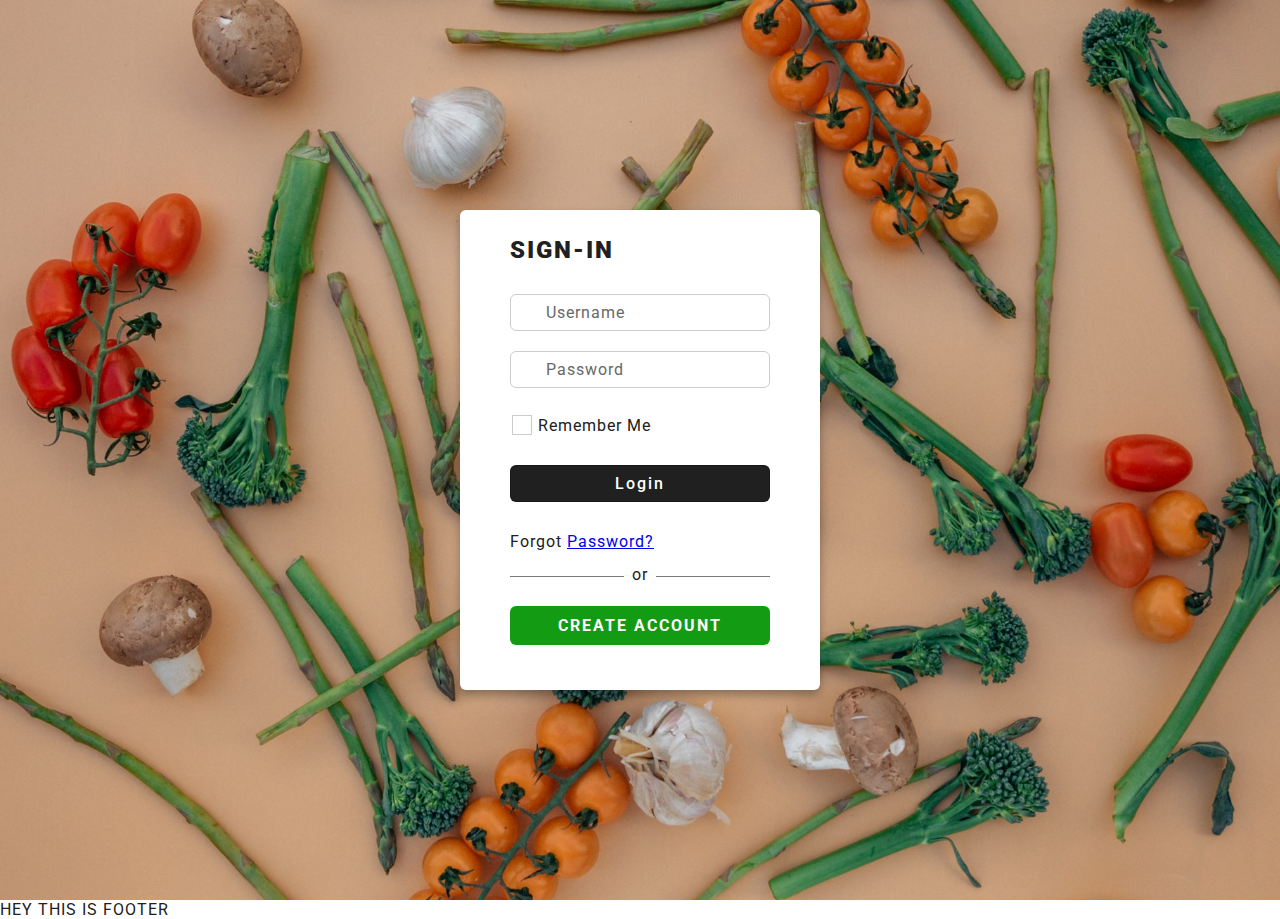
<file: index.html>
<!DOCTYPE html>
<html lang="en">
  <head>
    <title>Grocer Input | Login</title>
    <meta charset="UTF-8" />
    <meta name="author" content="Nick Navarro" />
    <meta
      name="description"
      content="Users input their favorite grocery items and get personalized results"
    />
    <meta
      name="keywords"
      content="Grocery store, grocery store near me, food, meals, groceries"
    />
    <meta name="viewport" content="width=device-width, initial-scale=1.0" />
    <link rel="stylesheet" href="./styles/mainstyles.css" />
    <link
      rel="stylesheet"
      href="https://use.fontawesome.com/releases/v5.15.1/css/all.css"
      integrity="sha384-vp86vTRFVJgpjF9jiIGPEEqYqlDwgyBgEF109VFjmqGmIY/Y4HV4d3Gp2irVfcrp"
      crossorigin="anonymous"
    />
    <script src="app.js" defer></script>
  </head>
  <body>
    <section id="main">
      <div class="input-box">
        <div class="form-box">
          <h2>Sign-in</h2>
          <form id="login" action="#" method="POST">
            <div class="inputBx">
              <input type="text" autofocus placeholder="Username" />
              <i class="fas fa-user"></i>
            </div>
            <div class="inputBx">
              <input type="text" placeholder="Password" />
              <i class="fas fa-lock"></i>
            </div>
            <p>
              <input type="checkbox" id="remember" name="remember" />
              <label for="remember">Remember Me</label>
            </p>
            <div class="inputBx">
              <input type="submit" value="Login" />
            </div>
          </form>
          <p>Forgot <a href="password.html">Password?</a></p>
          <div class="seperator">
            <span class="text-seperator">or</span>
          </div>
          <div class="inputBx">
            <a class="account-create" href="account.html"> CREATE ACCOUNT </a>
          </div>
        </div>
      </div>
    </section>
    <footer><div>HEY THIS IS FOOTER</div></footer>
  </body>
</html>
</file>
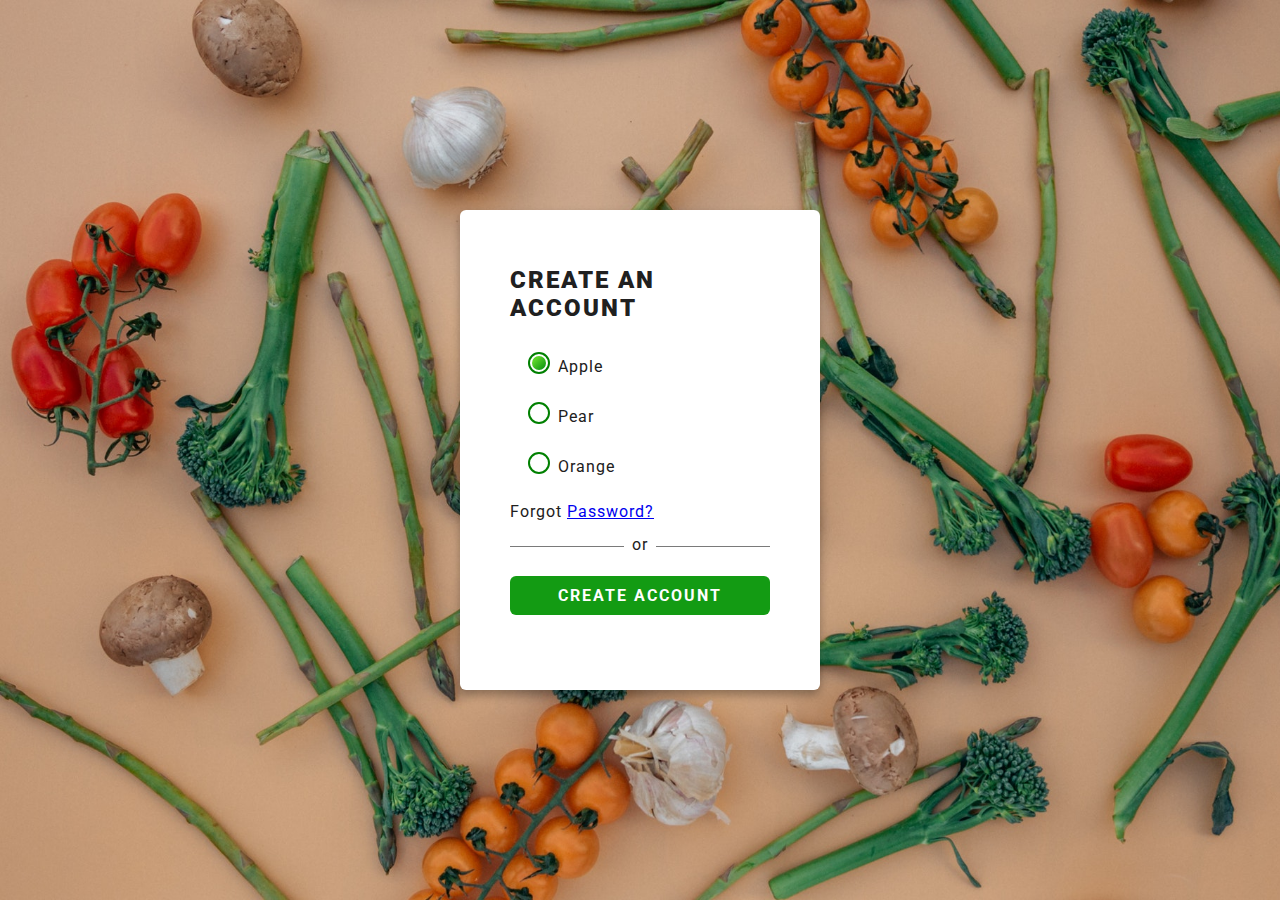
<file: account.html>
<!DOCTYPE html>
<html lang="en">
  <head>
    <title>Grocer Input | Login</title>
    <meta charset="UTF-8" />
    <meta name="author" content="Nick Navarro" />
    <meta
      name="description"
      content="Users input their favorite grocery items and get personalized results"
    />
    <meta
      name="keywords"
      content="Grocery store, grocery store near me, food, meals, groceries"
    />
    <meta name="viewport" content="width=device-width, initial-scale=1.0" />
    <link rel="stylesheet" href="./styles/mainstyles.css" />
    <link
      rel="stylesheet"
      href="https://use.fontawesome.com/releases/v5.15.1/css/all.css"
      integrity="sha384-vp86vTRFVJgpjF9jiIGPEEqYqlDwgyBgEF109VFjmqGmIY/Y4HV4d3Gp2irVfcrp"
      crossorigin="anonymous"
    />
    <script src="app.js" defer></script>
  </head>
  <body>
    <section id="main">
      <div class="input-box">
        <div class="form-box">
          <h2>CREATE AN ACCOUNT</h2>
          <form id="login" action="#" method="POST">
            <p>
              <input type="radio" id="apple" name="fruit" checked />
              <label for="apple">Apple</label>
            </p>
            <p>
              <input type="radio" id="pear" name="fruit" />
              <label for="pear">Pear</label>
            </p>
            <p>
              <input type="radio" id="orange" name="fruit" />
              <label for="orange">Orange</label>
            </p>
          </form>
          <p>Forgot <a href="password.html">Password?</a></p>
          <div class="seperator">
            <span class="text-seperator">or</span>
          </div>
          <div class="inputBx">
            <a class="account-create" href="account.html"> CREATE ACCOUNT </a>
          </div>
        </div>
      </div>
    </section>
  </body>
</html>
</file>
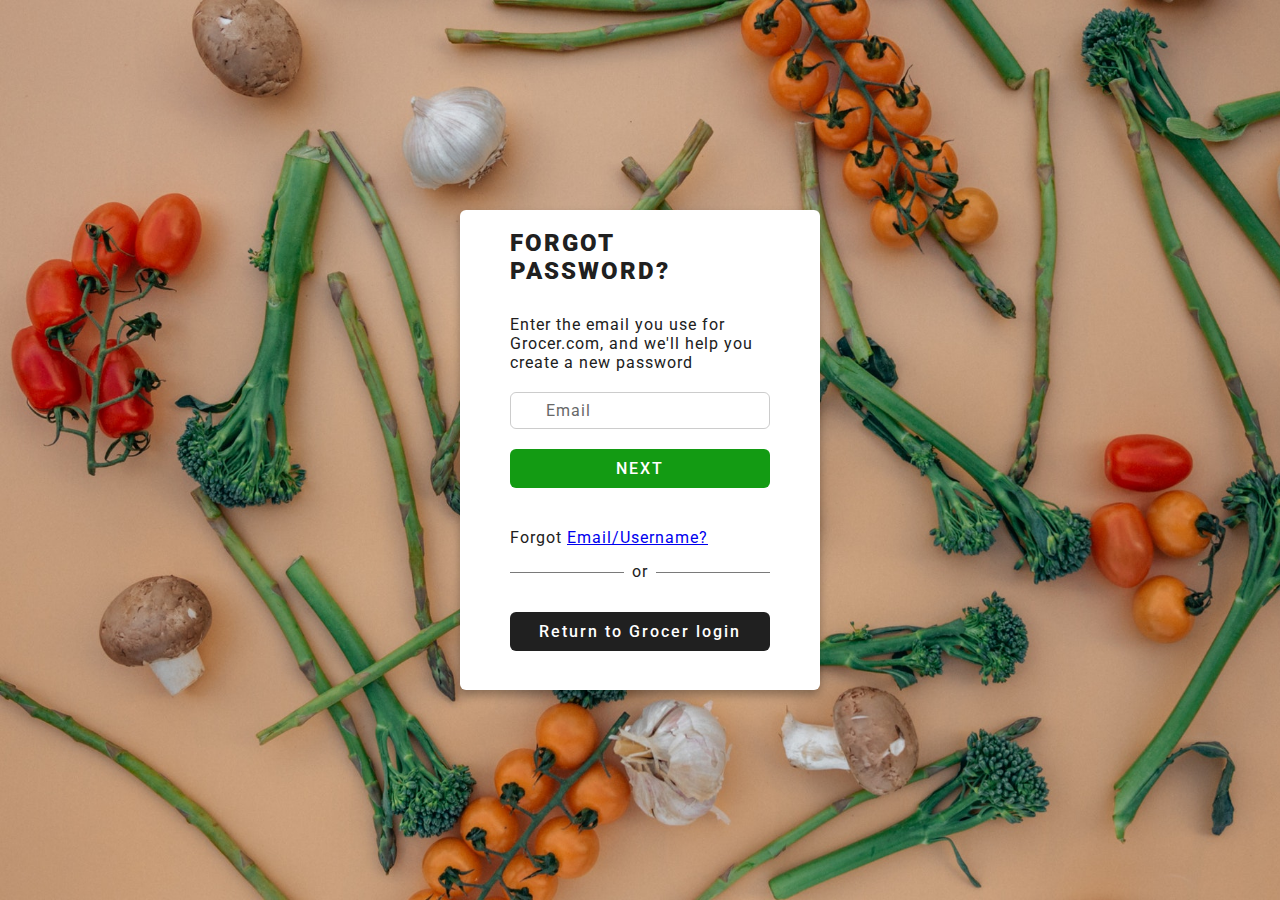
<file: password.html>
<!DOCTYPE html>
<html lang="en">
  <head>
    <title>Grocer Input | Login</title>
    <meta charset="UTF-8" />
    <meta name="author" content="Nick Navarro" />
    <meta
      name="description"
      content="Users input their favorite grocery items and get personalized results"
    />
    <meta
      name="keywords"
      content="Grocery store, grocery store near me, food, meals, groceries"
    />
    <meta name="viewport" content="width=device-width, initial-scale=1.0" />
    <link rel="stylesheet" href="./styles/mainstyles.css" />
    <link
      rel="stylesheet"
      href="https://use.fontawesome.com/releases/v5.15.1/css/all.css"
      integrity="sha384-vp86vTRFVJgpjF9jiIGPEEqYqlDwgyBgEF109VFjmqGmIY/Y4HV4d3Gp2irVfcrp"
      crossorigin="anonymous"
    />
    <script src="app.js" defer></script>
  </head>
  <body>
    <section id="main">
      <div class="input-box">
        <div class="form-box">
          <h2>Forgot Password?</h2>
          <p>
            Enter the email you use for Grocer.com, and we'll help you create a
            new password
          </p>
          <form id="login" action="#" method="POST">
            <div class="inputBx">
              <input type="text" autofocus placeholder="Email" />
              <i class="fas fa-envelope"></i>
            </div>
            <div class="inputBx">
              <a class="next" href="#">NEXT</a>
            </div>
          </form>
          <p class="forgot">Forgot <a href="#">Email/Username?</a></p>
          <div class="seperator">
            <span class="text-seperator">or</span>
          </div>
          <div class="inputBx">
            <a class="return" href="index.html">Return to Grocer login</a>
          </div>
        </div>
      </div>
    </section>
  </body>
</html>
</file>
<file: styles/mainstyles.css>
@import url("https://fonts.googleapis.com/css2?family=Roboto:wght@500;700;900&display=swap");
/* $ASS Variables */
/* Reset Styles */
* {
  margin: 0;
  padding: 0;
  -webkit-box-sizing: border-box;
          box-sizing: border-box;
  font-family: "Roboto", sans-serif;
  letter-spacing: 1px;
}

/* Global Styles */
body {
  color: #202020;
}

/* Section Styles */
#main {
  display: -webkit-box;
  display: -ms-flexbox;
  display: flex;
  -webkit-box-pack: center;
      -ms-flex-pack: center;
          justify-content: center;
  -webkit-box-align: center;
      -ms-flex-align: center;
          align-items: center;
  min-height: 100vh;
  background-image: url(/Images/veggies.jpg);
  background-size: cover;
}

/* Box Class Styles */
.input-box {
  position: relative;
  padding: 50px;
  width: 360px;
  height: 480px;
  display: -webkit-box;
  display: -ms-flexbox;
  display: flex;
  -webkit-box-pack: center;
      -ms-flex-pack: center;
          justify-content: center;
  -webkit-box-align: center;
      -ms-flex-align: center;
          align-items: center;
  background: #ffffff;
  border-radius: 6px;
  -webkit-box-shadow: 0 5px 10px rgba(0, 0, 0, 0.3);
          box-shadow: 0 5px 10px rgba(0, 0, 0, 0.3);
  z-index: 1;
}

/* Form Styles */
.form-box {
  position: relative;
  width: 100%;
}

.form-box h2 {
  font-weight: 900;
  letter-spacing: 2px;
  text-transform: uppercase;
  margin-bottom: 30px;
}

.form-box p {
  margin-bottom: 20px;
}

/* Input Box Styles */
.inputBx {
  position: relative;
  width: 100%;
  margin-bottom: 20px;
}

.inputBx input {
  width: 100%;
  outline: none;
  border: 1px solid rgba(0, 0, 0, 0.2);
  background: transparent;
  padding: 8px 10px;
  padding-left: 35px;
  border-radius: 6px;
  color: #202020;
  font-size: 1rem;
}

.inputBx input::-webkit-input-placeholder {
  color: #686868;
}

.inputBx input:-ms-input-placeholder {
  color: #686868;
}

.inputBx input::-ms-input-placeholder {
  color: #686868;
}

.inputBx input::placeholder {
  color: #686868;
}

.inputBx i {
  position: absolute;
  top: 10px;
  left: 10px;
  color: #202020;
}

.inputBx input[type="submit"] {
  position: relative;
  -webkit-transition: all 0.2s ease-in-out;
  transition: all 0.2s ease-in-out;
  background: #202020;
  color: white;
  width: 100%;
  padding: 8px 10px;
  -webkit-box-shadow: none;
          box-shadow: none;
  font-weight: 500;
  letter-spacing: 2px;
  cursor: pointer;
  margin-bottom: 10px;
  margin-top: 10px;
}

.inputBx input[type="submit"]:active {
  top: 2px;
}

/* Remeber me checkbox Styles */
[type="checkbox"] {
  opacity: 0;
  margin-left: -15px;
  margin-top: 10px;
}

[type="checkbox"] + label {
  position: relative;
  padding-left: 25px;
  cursor: pointer;
  display: inline-block;
}

[type="checkbox"] + label::before {
  content: "";
  position: absolute;
  top: 0;
  left: 0;
  width: 18px;
  height: 18px;
  outline: 1px solid #ccc;
  background: #fff;
}

[type="checkbox"]:checked + label::before {
  content: "";
  position: absolute;
  top: 0;
  left: 0;
  width: 18px;
  height: 18px;
  outline: none;
  background: #139b13;
}

[type="checkbox"]:checked + label::after {
  content: "";
  position: absolute;
  top: 0;
  left: 0;
  width: 18px;
  height: 18px;
  background-image: url(/Images/checkmark.png);
  background-size: contain;
  -webkit-transform: scake(1);
          transform: scake(1);
  opacity: 1;
  -webkit-transition: all 0.3s ease;
  transition: all 0.3s ease;
}

[type="checkbox"]:not(:checked) + label::after {
  content: "";
  position: absolute;
  top: 0;
  left: 0;
  width: 18px;
  height: 18px;
  background-image: url(/Images/checkmark.png);
  background-size: contain;
  -webkit-transform: scale(0);
          transform: scale(0);
  opacity: 0;
}

/* Seperator Styles */
.seperator {
  border-top: 1px solid #7a7a7a;
  position: relative;
  margin: 25px 0 10px;
  text-align: center;
}

.text-seperator {
  background: #ffffff;
  padding: 0 0.5em;
  position: relative;
  color: #202020;
  top: -0.7rem;
}

.account-create {
  position: relative;
  width: 100%;
  background: #139b13;
  display: block;
  border: 0;
  color: white;
  -webkit-transition: all 0.2s ease-in-out;
  transition: all 0.2s ease-in-out;
  padding: 10px 10px;
  cursor: pointer;
  font-weight: 700;
  letter-spacing: 2px;
  border-radius: 6px;
  text-decoration: none;
  text-align: center;
}

.forgot {
  margin-bottom: 20px;
}

.return {
  position: relative;
  width: 100%;
  display: block;
  border: 0;
  color: #ffffff;
  background: #202020;
  -webkit-transition: all 0.2s ease-in-out;
  transition: all 0.2s ease-in-out;
  padding: 10px;
  cursor: pointer;
  font-weight: 500;
  text-decoration: none;
  text-align: center;
  letter-spacing: 2px;
  border-radius: 6px;
  margin-top: 20px;
}

.next {
  position: relative;
  width: 100%;
  display: block;
  border: 0;
  color: #ffffff;
  background: #139b13;
  -webkit-transition: all 0.2s ease-in-out;
  transition: all 0.2s ease-in-out;
  padding: 10px;
  cursor: pointer;
  font-weight: 500;
  text-decoration: none;
  text-align: center;
  letter-spacing: 2px;
  border-radius: 6px;
  margin-bottom: 40px;
  margin-top: 20px;
}

/* Create account section */
[type="radio"] {
  opacity: 0;
}

[type="radio"] + label {
  position: relative;
  padding-left: 30px;
  cursor: pointer;
  display: inline-block;
  line-height: 30px;
}

[type="radio"] + label::before {
  content: "";
  position: absolute;
  width: 18px;
  left: 0;
  top: 0;
  height: 18px;
  border-radius: 100%;
  border: 2px solid green;
  background: white;
}

[type="radio"]:checked + label::after {
  content: "";
  position: absolute;
  left: 4px;
  top: 4px;
  width: 14px;
  height: 14px;
  background-color: #008d0e;
  background-image: linear-gradient(315deg, #008d0e 0%, #5cd329 74%);
  border-radius: 100%;
  -webkit-transform: scale(1);
          transform: scale(1);
  -webkit-transition: all 0.2s ease;
  transition: all 0.2s ease;
  opacity: 1;
}

[type="radio"]:not(:checked) + label::after {
  content: "";
  position: absolute;
  left: 4px;
  top: 4px;
  width: 14px;
  height: 14px;
  background-color: #fff;
  border-radius: 100%;
  -webkit-transform: scale(0);
          transform: scale(0);
  opacity: 0;
}
/*# sourceMappingURL=mainstyles.css.map */
</file>
